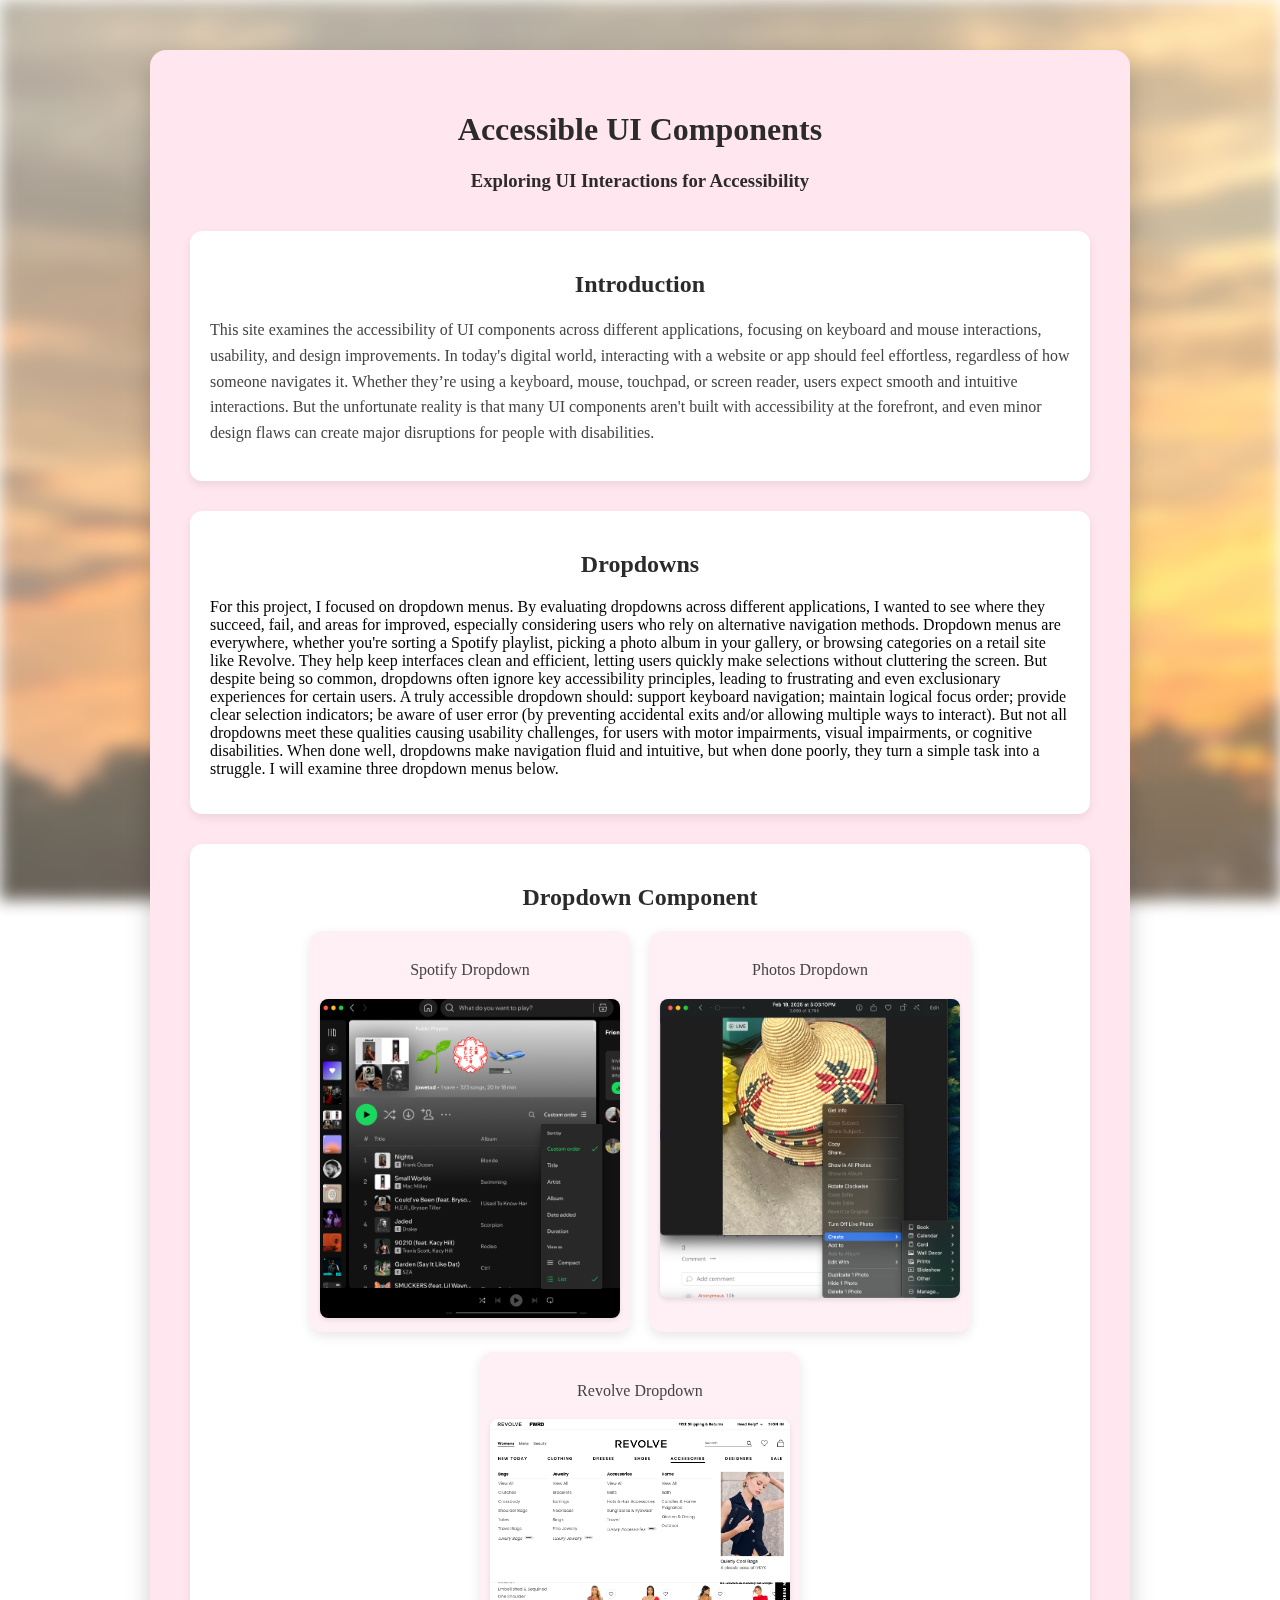
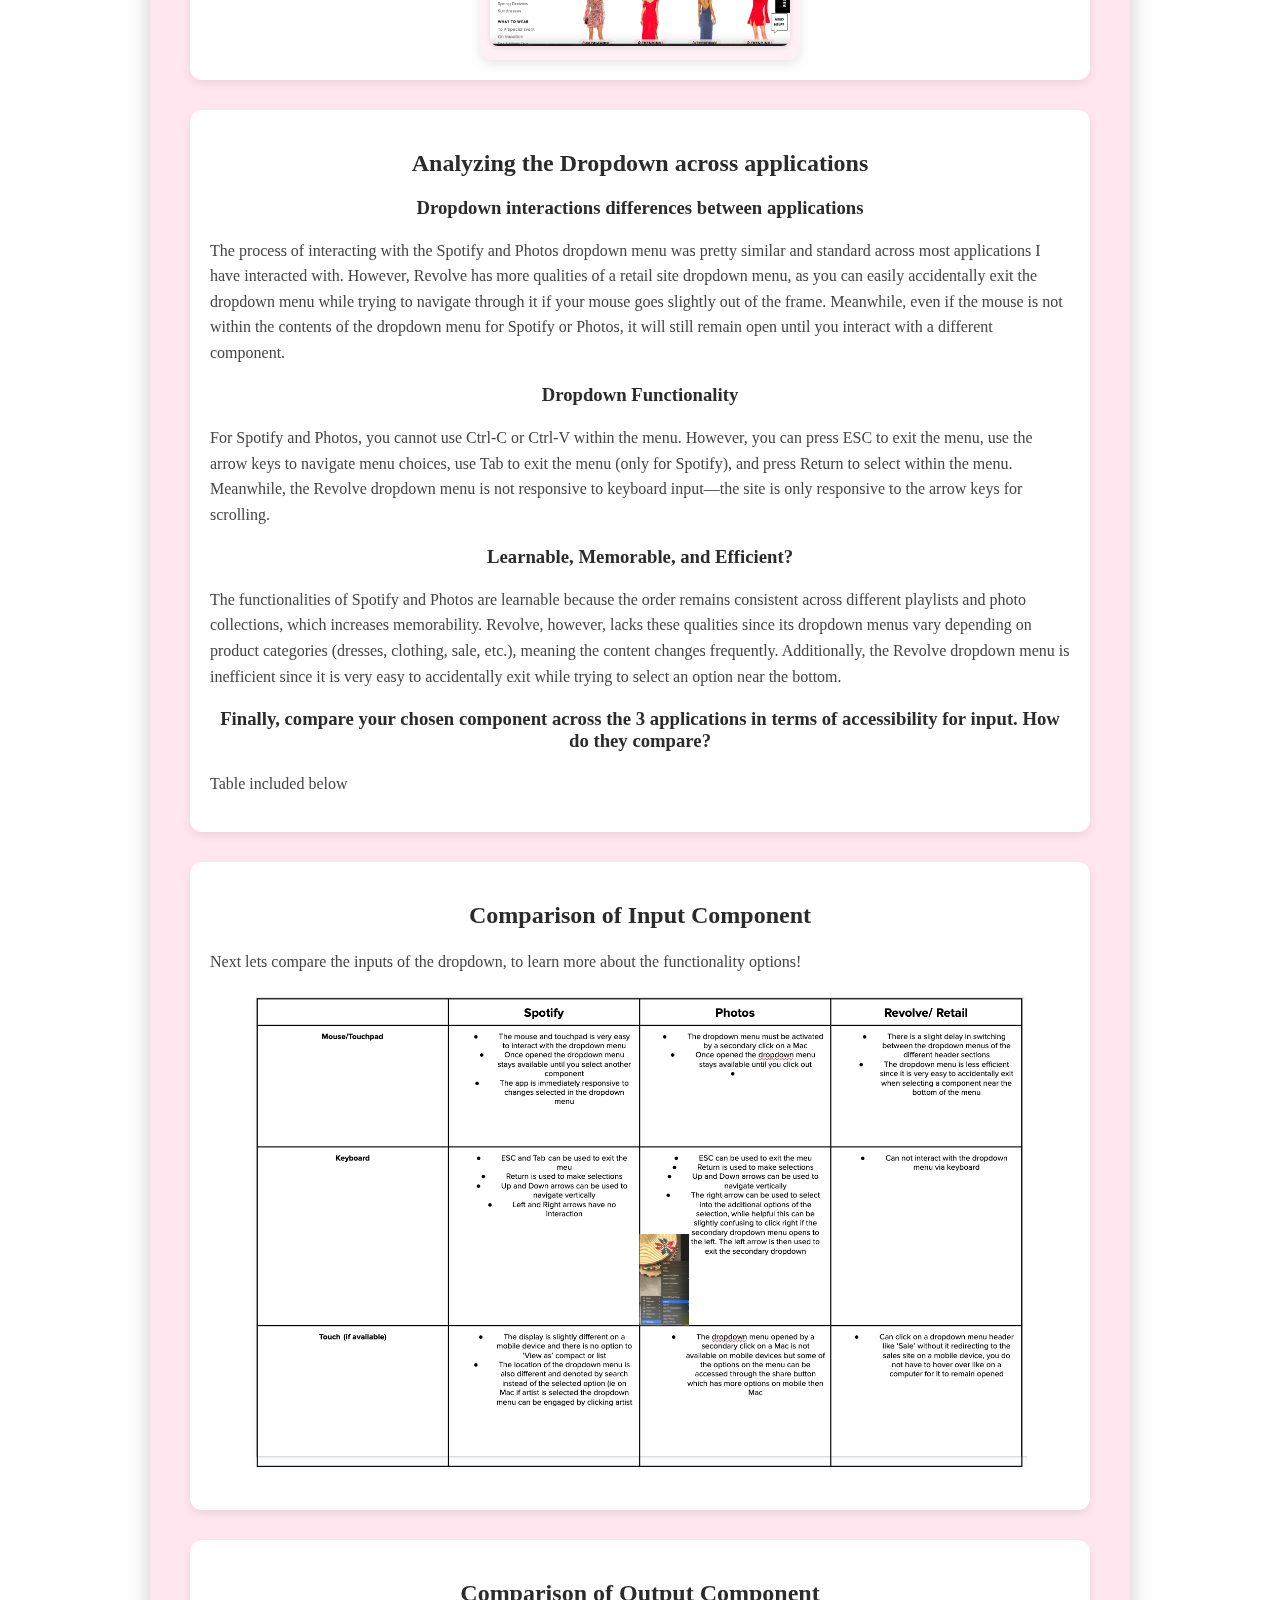
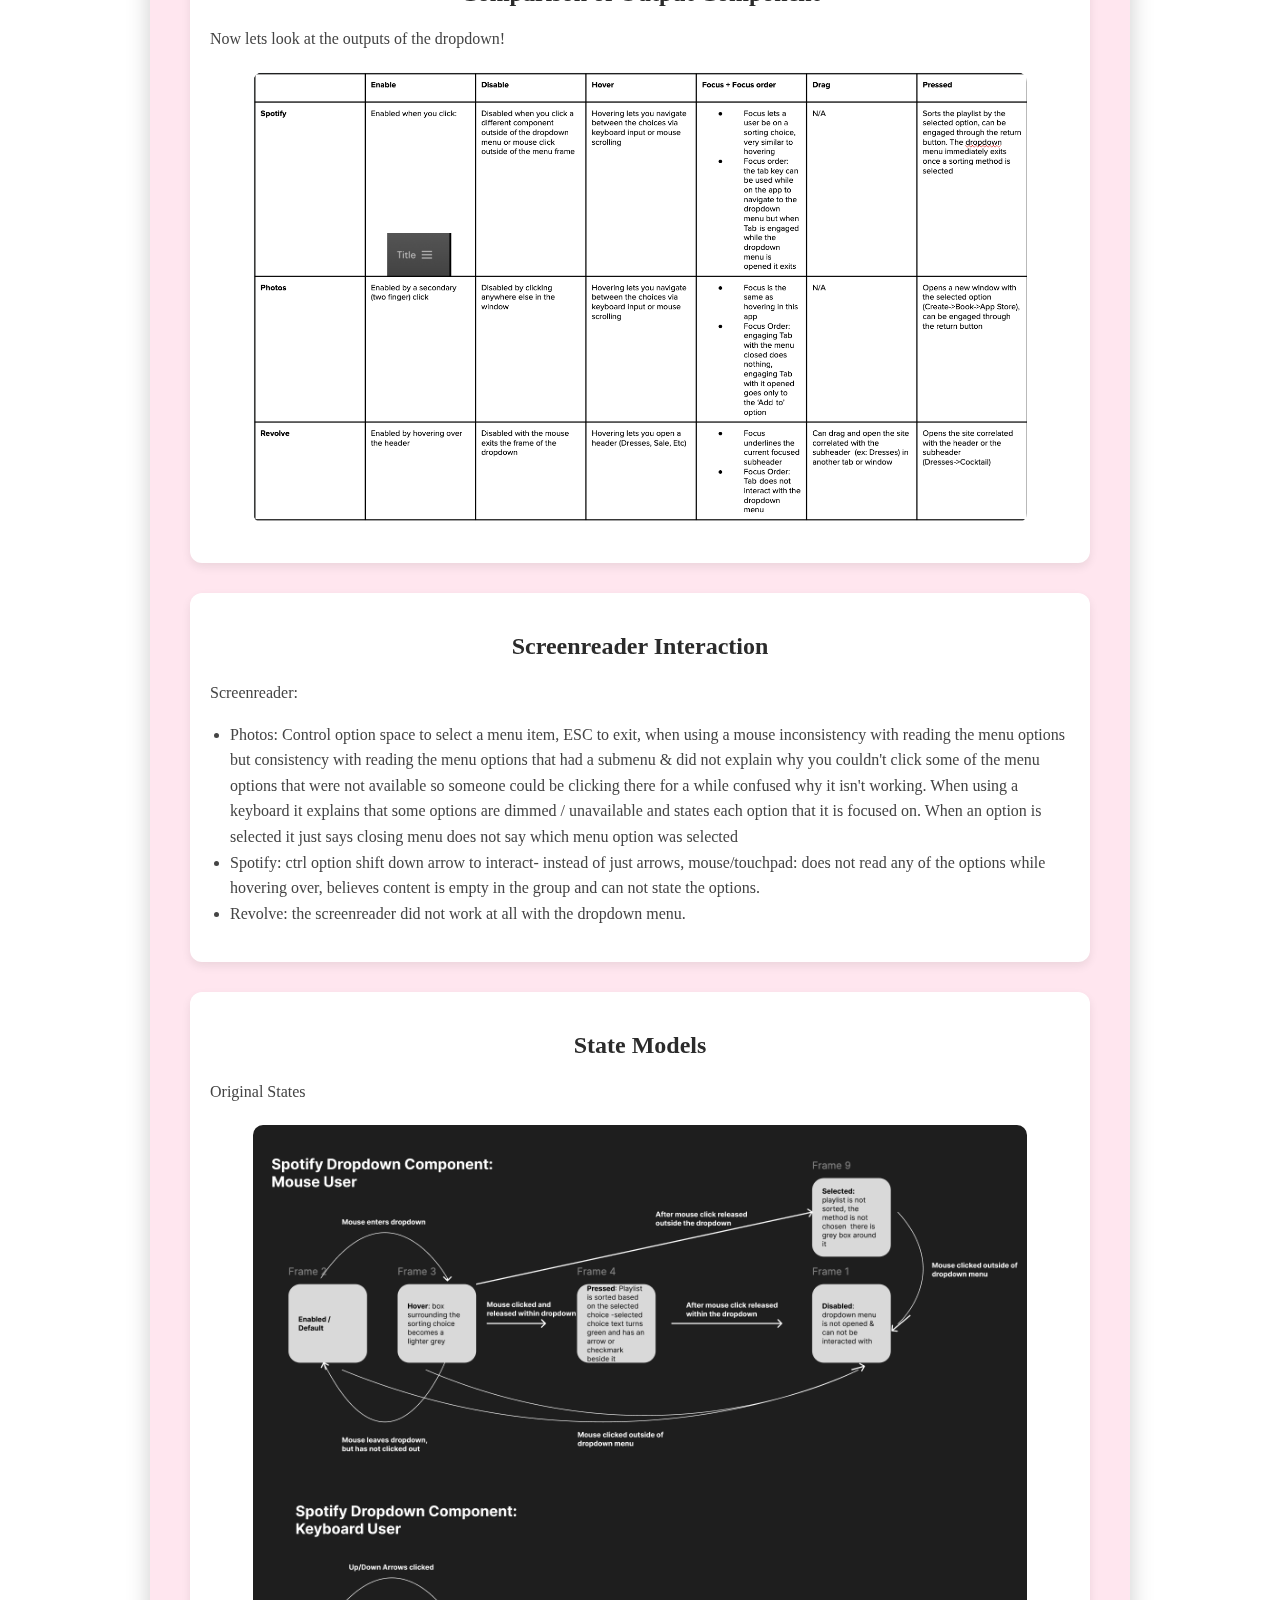
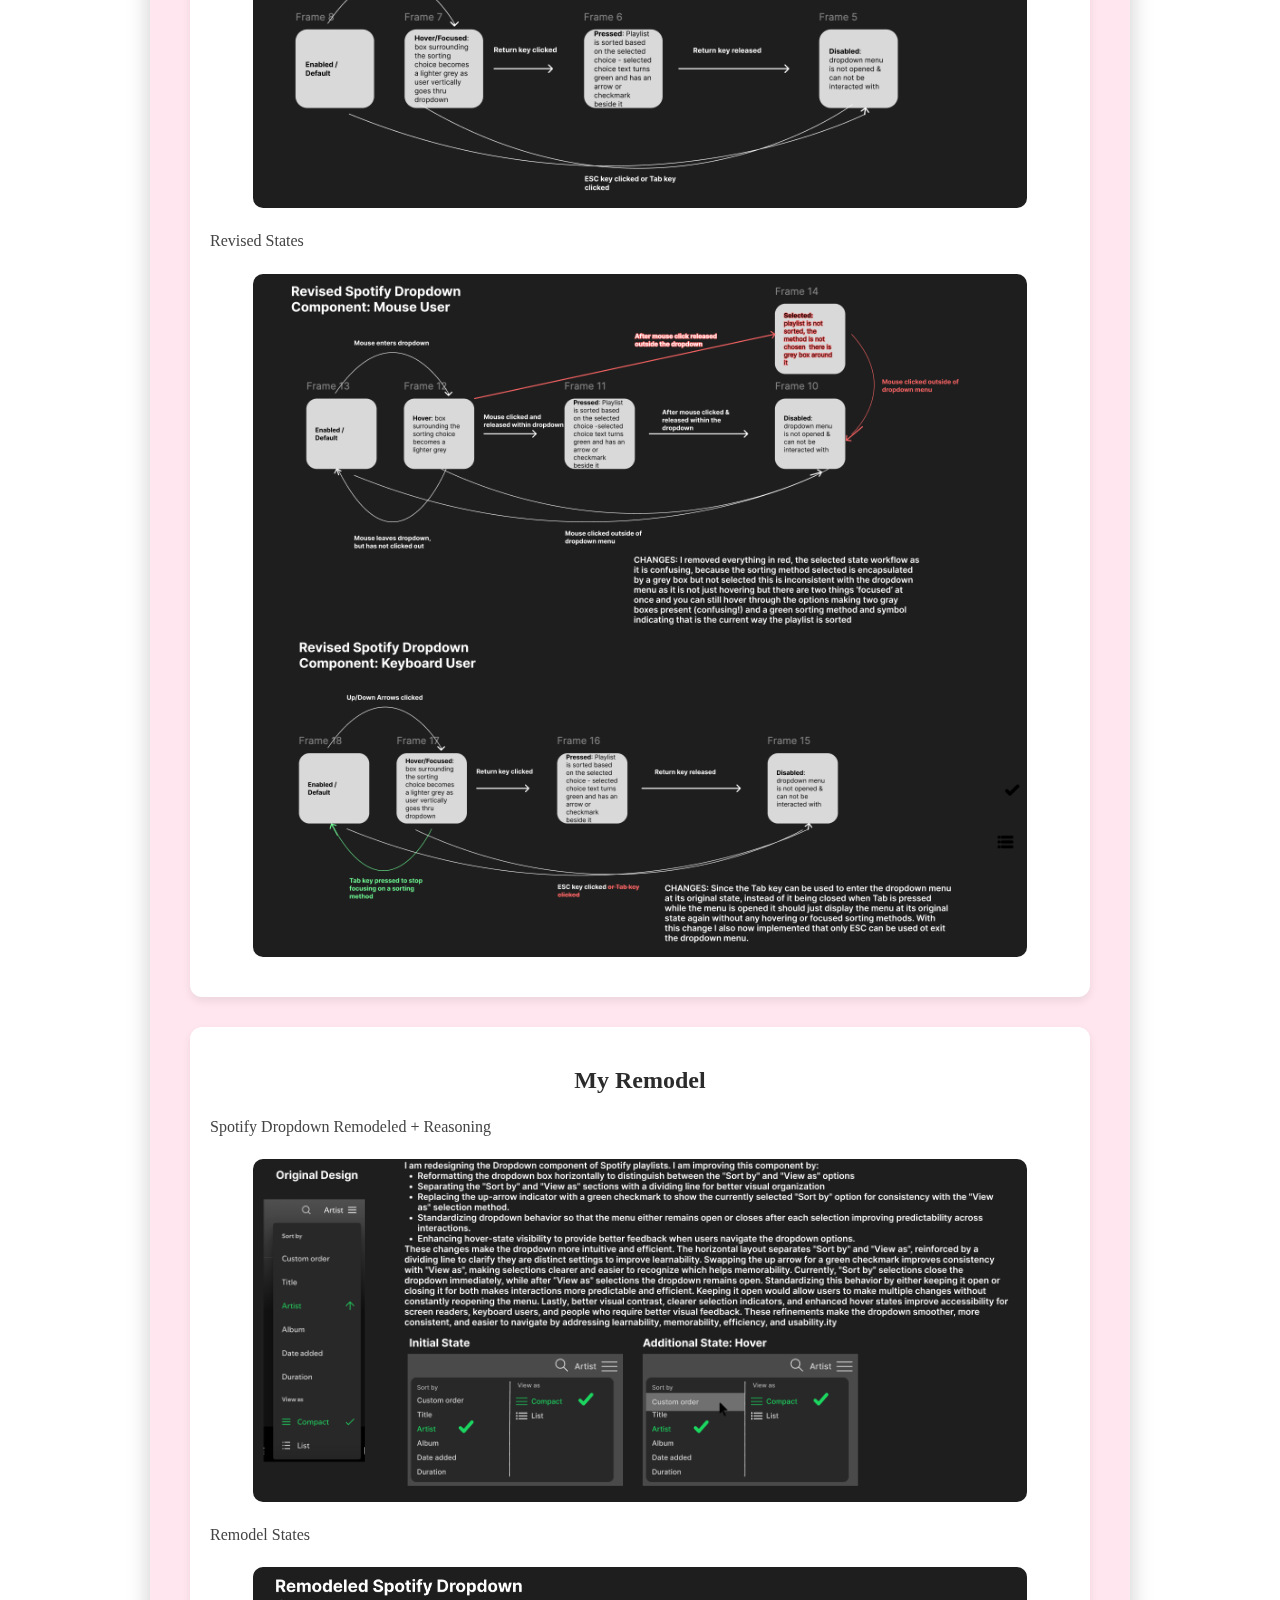
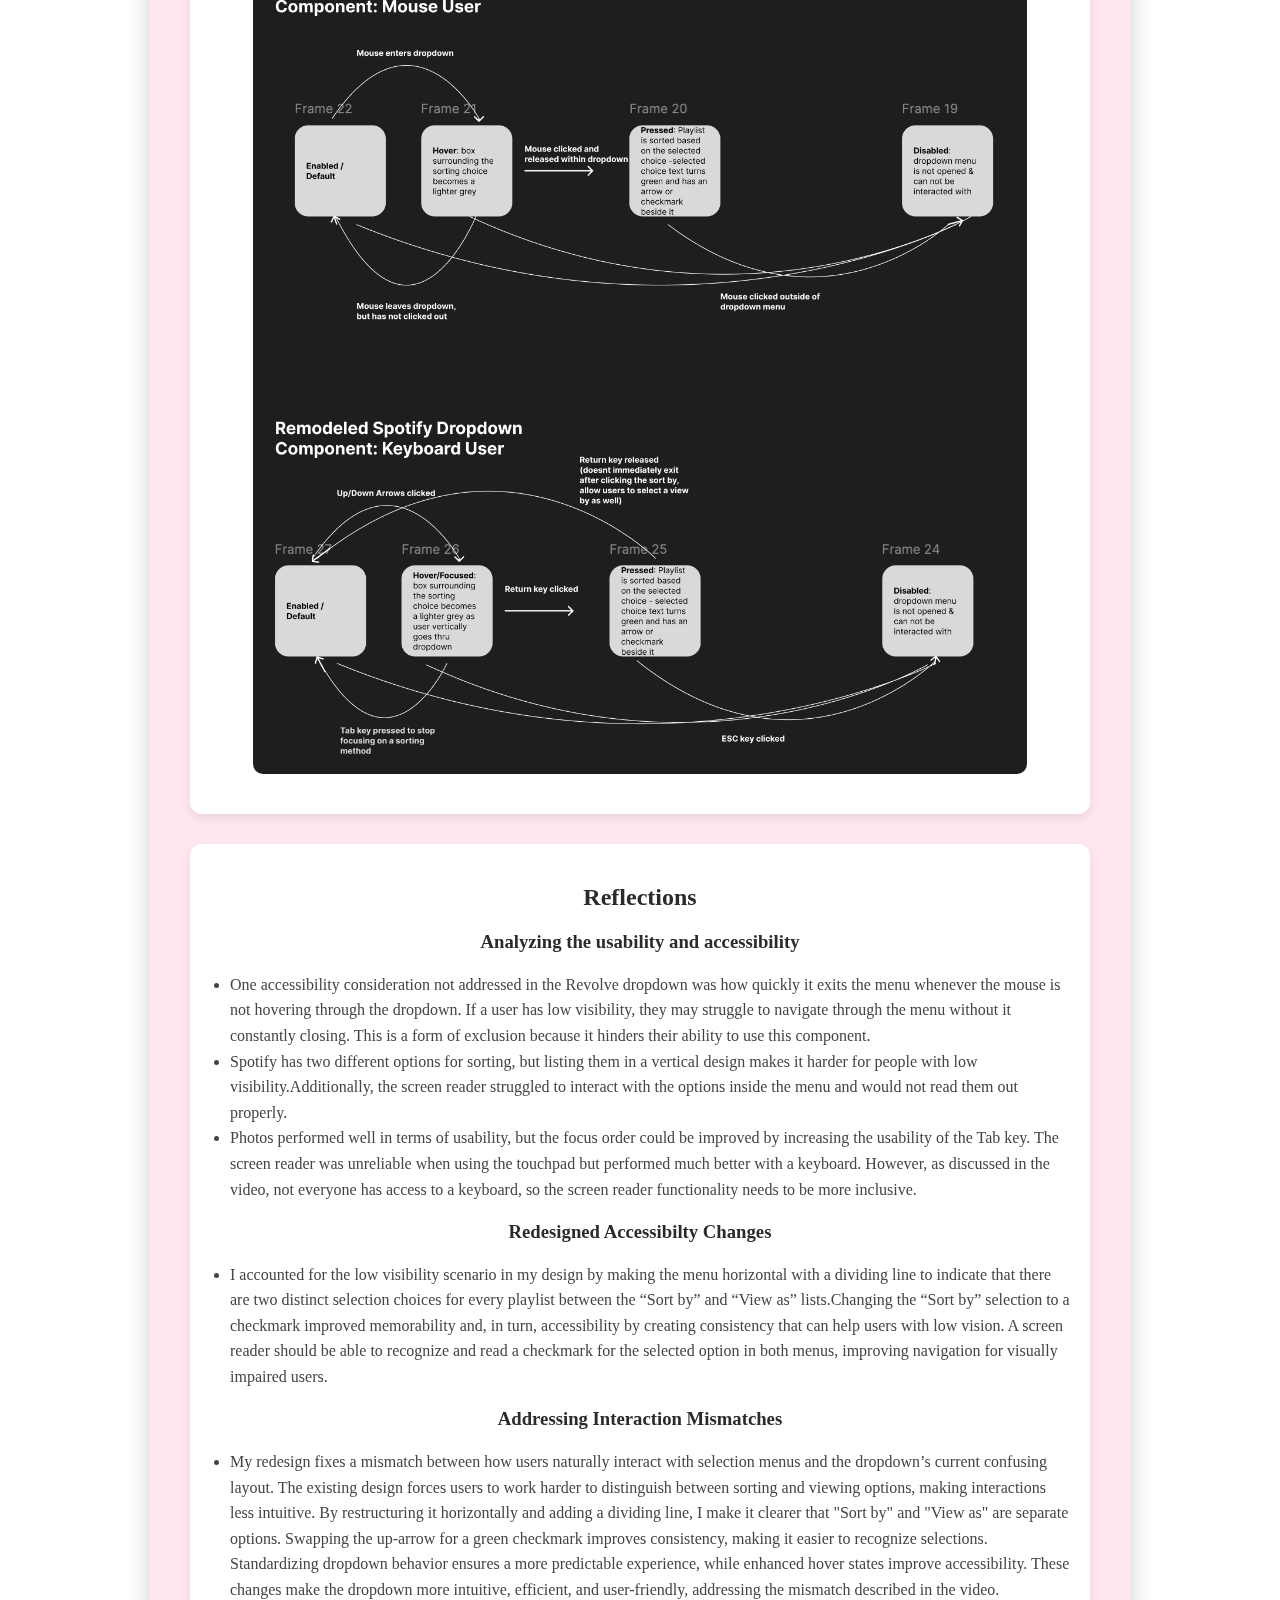
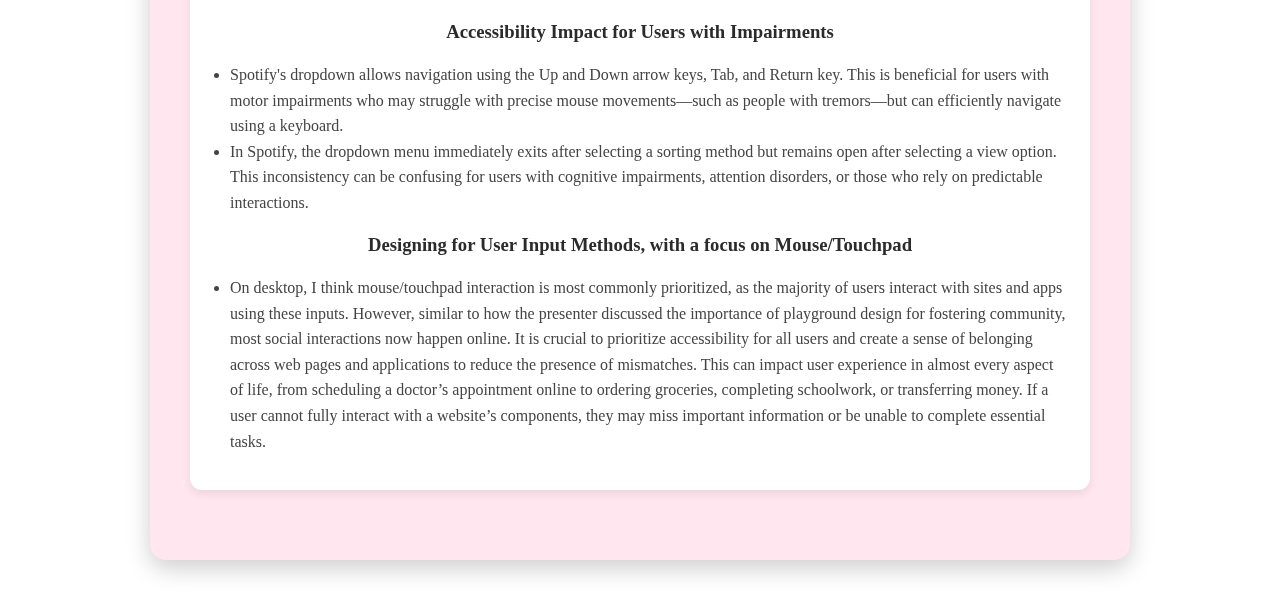
<file: accessible-component/accessible-components.html>
<!DOCTYPE html>
<html lang="en">
  <head>
    <meta name="viewport" content="width=device-width, initial-scale=1.0" />
    <title>Accessible Component - UI Study</title>
    <link rel="stylesheet" href="styles.css" />
  </head>
  <body class="project-page">
    <div class="project-background"></div>
    <main class="project-card">
      <header id="logoBar">
        <h1>Accessible UI Components</h1>
        <!-- <img id="siteLogo" alt="Site Logo" src="./assets/Header.png"/> -->
        <h3>Exploring UI Interactions for Accessibility</h3>
      </header>

      <section>
        <h2>Introduction</h2>
        <p>This site examines the accessibility of UI components across different applications, focusing on keyboard and mouse interactions, usability, and design improvements. 
          In today's digital world, interacting with a website or app should feel effortless, regardless of how someone navigates it. Whether they’re using a keyboard, mouse, touchpad, or screen reader, users expect smooth and intuitive interactions. But the unfortunate reality is that many UI components aren't built with accessibility at the forefront, and even minor design flaws can create major disruptions for people with disabilities.
          
        </p>
      </section>

      <section id="projectOverview">
          <h2>Dropdowns</h2>
            For this project, I focused on dropdown menus. By evaluating dropdowns across different applications, I wanted to see where they succeed, fail, and areas for improved, especially considering users who rely on alternative navigation methods.
                
                
            Dropdown menus are everywhere, whether you're sorting a Spotify playlist, picking a photo album in your gallery, or browsing categories on a retail site like Revolve. They help keep interfaces clean and efficient, letting users quickly make selections without cluttering the screen.
            
            But despite being so common, dropdowns often ignore key accessibility principles, leading to frustrating and even exclusionary experiences for certain users.
            
            A truly accessible dropdown should:
            support keyboard navigation;
            maintain logical focus order; 
            provide clear selection indicators; 
            be aware of user error (by preventing accidental exits and/or allowing multiple ways to interact).
            
            But not all dropdowns meet these qualities causing usability challenges,  for users with motor impairments, visual impairments, or cognitive disabilities.
            
            When done well, dropdowns make navigation fluid and intuitive, but when done poorly, they turn a simple task into a struggle. I will examine three dropdown menus below.
    </p>
  </section>

      <section id="screenshots">
        <h2>Dropdown Component</h2>
    
        <div class="screenshot-container">
            <div class="screenshot-card">
                <p class="screenshot-title">Spotify Dropdown</p>
                <img class="galleryImage" src="./assets_1/Spotify.png" alt="Spotify UI"/>
            </div>
    
            <div class="screenshot-card">
                <p class="screenshot-title">Photos Dropdown</p>
                <img class="galleryImage" src="./assets_1/Photos.png" alt="Photos UI"/>
            </div>
    
            <div class="screenshot-card">
                <p class="screenshot-title">Revolve Dropdown</p>
                <img class="galleryImage" src="./assets_1/Revolve.png" alt="Revolve UI"/>
            </div>
        </div>
    </section>
    

      <section id="Part 1">
        <h2>Analyzing the Dropdown across applications
        </h2>

    <div class="qa-section">
        <h3>Dropdown interactions differences between applications</h3>
        <p>
            The process of interacting with the Spotify and Photos dropdown menu was pretty similar and standard across 
            most applications I have interacted with. However, Revolve has more qualities of a retail site dropdown menu, 
            as you can easily accidentally exit the dropdown menu while trying to navigate through it if your mouse goes 
            slightly out of the frame. Meanwhile, even if the mouse is not within the contents of the dropdown menu for 
            Spotify or Photos, it will still remain open until you interact with a different component.
        </p>
    </div>

    <div class="qa-section">
        <h3>Dropdown Functionality</h3>
        <p>
            For Spotify and Photos, you cannot use Ctrl-C or Ctrl-V within the menu. However, you can press ESC to exit 
            the menu, use the arrow keys to navigate menu choices, use Tab to exit the menu (only for Spotify), and press 
            Return to select within the menu. Meanwhile, the Revolve dropdown menu is not responsive to keyboard input—the 
            site is only responsive to the arrow keys for scrolling.
        </p>
    </div>

    <div class="qa-section">
        <h3>Learnable, Memorable, and Efficient?</h3>
        <p>
            The functionalities of Spotify and Photos are learnable because the order remains consistent across different 
            playlists and photo collections, which increases memorability. Revolve, however, lacks these qualities since 
            its dropdown menus vary depending on product categories (dresses, clothing, sale, etc.), meaning the content 
            changes frequently. Additionally, the Revolve dropdown menu is inefficient since it is very easy to accidentally 
            exit while trying to select an option near the bottom.
        </p>
    </div>

    <div class="qa-section">
      <h3>Finally, compare your chosen component across the 3 applications in terms of accessibility for input. How do they compare?</h3>
      <p>
          Table included below
      </p>
  </div>
      </section>
      <section id="comparisonTable">
        <h2>Comparison of Input Component</h2>
        <p>Next lets compare the inputs of the dropdown, to learn more about the functionality options!</p>
        <img class="centered-large-image" src="./assets_1/table1.png" alt="Table 1"/>
      </section>
      
      <section id="comparisonTable">
        <h2>Comparison of Output Component</h2>
        <p>Now lets look at the outputs of the dropdown!</p>
        <img class="centered-large-image" src="./assets_1/2table.png" alt="Table 3"/>
      </section>
      <section id="screenreaderw">
        <h2>Screenreader Interaction </h2>
        <p>Screenreader: 
          <ul>
            <li>Photos: Control option space to select a menu item, ESC to exit, when using a mouse inconsistency with reading the menu options but consistency with reading the menu options that had a submenu & did not explain why 
              you couldn't click some of the menu options that were not available so someone could be clicking there for a while confused why it isn't working. When using a keyboard it explains that some options are dimmed / unavailable and states each option that it is focused on. 
              When an option is selected it just says closing menu does not say which menu option was selected
            <li>Spotify: ctrl option shift down arrow to interact- instead of just arrows, mouse/touchpad: does not read any of the options while hovering over, believes content is empty in the group and can not state the options.
            <li>Revolve: the screenreader did not work at all with the dropdown menu. 
          </ul>
          </p>
      </section>


      

      <section id="stateModels">
        <h2>State Models</h2>
        <p class="screenshot-title">Original States</p>
        <img class="centered-large-image" src="./assets_1/states1.png" alt="States 1"/>
        <p class="screenshot-title">Revised States</p>
        <img class="centered-large-image" src="./assets_1/states2.png" alt="States 2"/>
      </section>

      <section id="redesignModels">
        <h2>My Remodel</h2>
        <p class="screenshot-title">Spotify Dropdown Remodeled + Reasoning</p>
        <img class="centered-large-image" src="./assets_1/redesign.png" alt="Redesign"/>
        <p class="screenshot-title">Remodel States</p>
        <img class="centered-large-image" src="./assets_1/states3.png" alt="States 3"/>
      </section>

      <section id="Part-4">
        <h2>Reflections</h2>
    
        <div class="qa-section">
            <h3>Analyzing the usability and accessibility</h3>
            <ul>
                <li>One accessibility consideration not addressed in the Revolve dropdown was how quickly it exits the menu whenever the mouse is not hovering through the dropdown. If a user has low visibility, they may struggle to navigate through the menu without it constantly closing. This is a form of exclusion because it hinders their ability to use this component.</li>
                <li>Spotify has two different options for sorting, but listing them in a vertical design makes it harder for people with low visibility.Additionally, the screen reader struggled to interact with the options inside the menu and would not read them out properly.</li>
                <li>Photos performed well in terms of usability, but the focus order could be improved by increasing the usability of the Tab key. The screen reader was unreliable when using the touchpad but performed much better with a keyboard. However, as discussed in the video, not everyone has access to a keyboard, so the screen reader functionality needs to be more inclusive.</li>
            </ul>
        </div>
    
        <div class="qa-section">
            <h3>Redesigned Accessibilty Changes</h3>
            <ul>
                <li>I accounted for the low visibility scenario in my design by making the menu horizontal with a dividing line to indicate that there are two distinct selection choices for every playlist between the “Sort by” and “View as” lists.Changing the “Sort by” selection to a checkmark improved memorability and, in turn, accessibility by creating consistency that can help users with low vision.
                A screen reader should be able to recognize and read a checkmark for the selected option in both menus, improving navigation for visually impaired users.</li>
            </ul>
        </div>
    
        <div class="qa-section">
            <h3>Addressing Interaction Mismatches
            </h3>
            <ul>
                <li>My redesign fixes a mismatch between how users naturally interact with selection menus and the dropdown’s current confusing layout.
                The existing design forces users to work harder to distinguish between sorting and viewing options, making interactions less intuitive.
                By restructuring it horizontally and adding a dividing line, I make it clearer that "Sort by" and "View as" are separate options.
                Swapping the up-arrow for a green checkmark improves consistency, making it easier to recognize selections.
                Standardizing dropdown behavior ensures a more predictable experience, while enhanced hover states improve accessibility.
                These changes make the dropdown more intuitive, efficient, and user-friendly, addressing the mismatch described in the video.</li>
            </ul>
        </div>
    
        <div class="qa-section">
            <h3>Accessibility Impact for Users with Impairments</h3>
            <ul>
                <li>Spotify's dropdown allows navigation using the Up and Down arrow keys, Tab, and Return key. This is beneficial for users with motor impairments who may struggle with precise mouse movements—such as people with tremors—but can efficiently navigate using a keyboard.
                <li>In Spotify, the dropdown menu immediately exits after selecting a sorting method but remains open after selecting a view option. This inconsistency can be confusing for users with cognitive impairments, attention disorders, or those who rely on predictable interactions.</li>
            </ul>
        </div>
    
        <div class="qa-section">
            <h3>Designing for User Input Methods, with a focus on Mouse/Touchpad</h3>
            <ul>
                <li>On desktop, I think mouse/touchpad interaction is most commonly prioritized, as the majority of users interact with sites and apps using these inputs.
                However, similar to how the presenter discussed the importance of playground design for fostering community, most social interactions now happen online.
                It is crucial to prioritize accessibility for all users and create a sense of belonging across web pages and applications to reduce the presence of mismatches.
                This can impact user experience in almost every aspect of life, from scheduling a doctor’s appointment online to ordering groceries, completing schoolwork, or transferring money.
                If a user cannot fully interact with a website’s components, they may miss important information or be unable to complete essential tasks.</li>
            </ul>
        </div>
    </section>
    
    
    </main>
  </body>
</html>
</file>
<file: accessible-component/styles.css>
body, html {
  margin: 0;
  padding: 0;
  font-family: 'Times New Roman', Times, serif;
  box-sizing: border-box;
}

.project-background {
  position: fixed;
  top: 0;
  left: 0;
  width: 100%;
  height: 100%;
  background: url('assets_1/sun.HEIC') no-repeat center center/cover;
  filter: blur(8px);
  z-index: -1;
  opacity: 0.7;
}

.project-card {
  background-color: #ffe6ef; 
  margin: 50px auto;
  padding: 40px;
  border-radius: 16px;
  box-shadow: 0 8px 24px rgba(0, 0, 0, 0.2);
  max-width: 900px;
  width: 90%;
}

#logoBar {
  text-align: center;
  background: transparent;
  color: #333;
  padding-bottom: 20px;
}

#siteLogo {
  width: 140px;
  margin: 15px auto;
  display: block;
}

section {
  background: white;
  padding: 20px;
  margin-bottom: 30px;
  border-radius: 12px;
  box-shadow: 0 4px 10px rgba(0,0,0,0.08);
}

h1, h2, h3 {
  color: #2b2b2b;
  text-align: center;
}

p, li {
  font-size: 16px;
  line-height: 1.6;
  color: #444;
}

ul {
  padding-left: 20px;
}

.screenshot-container {
  display: flex;
  flex-wrap: wrap;
  justify-content: center;
  gap: 20px;
  margin-top: 20px;
}

.screenshot-card {
  background-color: #fff0f5;
  padding: 10px;
  border-radius: 12px;
  text-align: center;
  width: 300px;
  box-shadow: 0 4px 12px rgba(0,0,0,0.1);
}

.galleryImage {
  width: 100%;
  border-radius: 8px;
  box-shadow: 0 2px 5px rgba(0, 0, 0, 0.1);
}

.centered-large-image {
  display: block;
  margin: 20px auto;
  width: 90%;
  max-width: 800px;
  border-radius: 10px;
}

@media (max-width: 768px) {
  .project-card {
    padding: 20px;
  }

  .galleryImage {
    max-width: 100%;
  }
}
</file>
